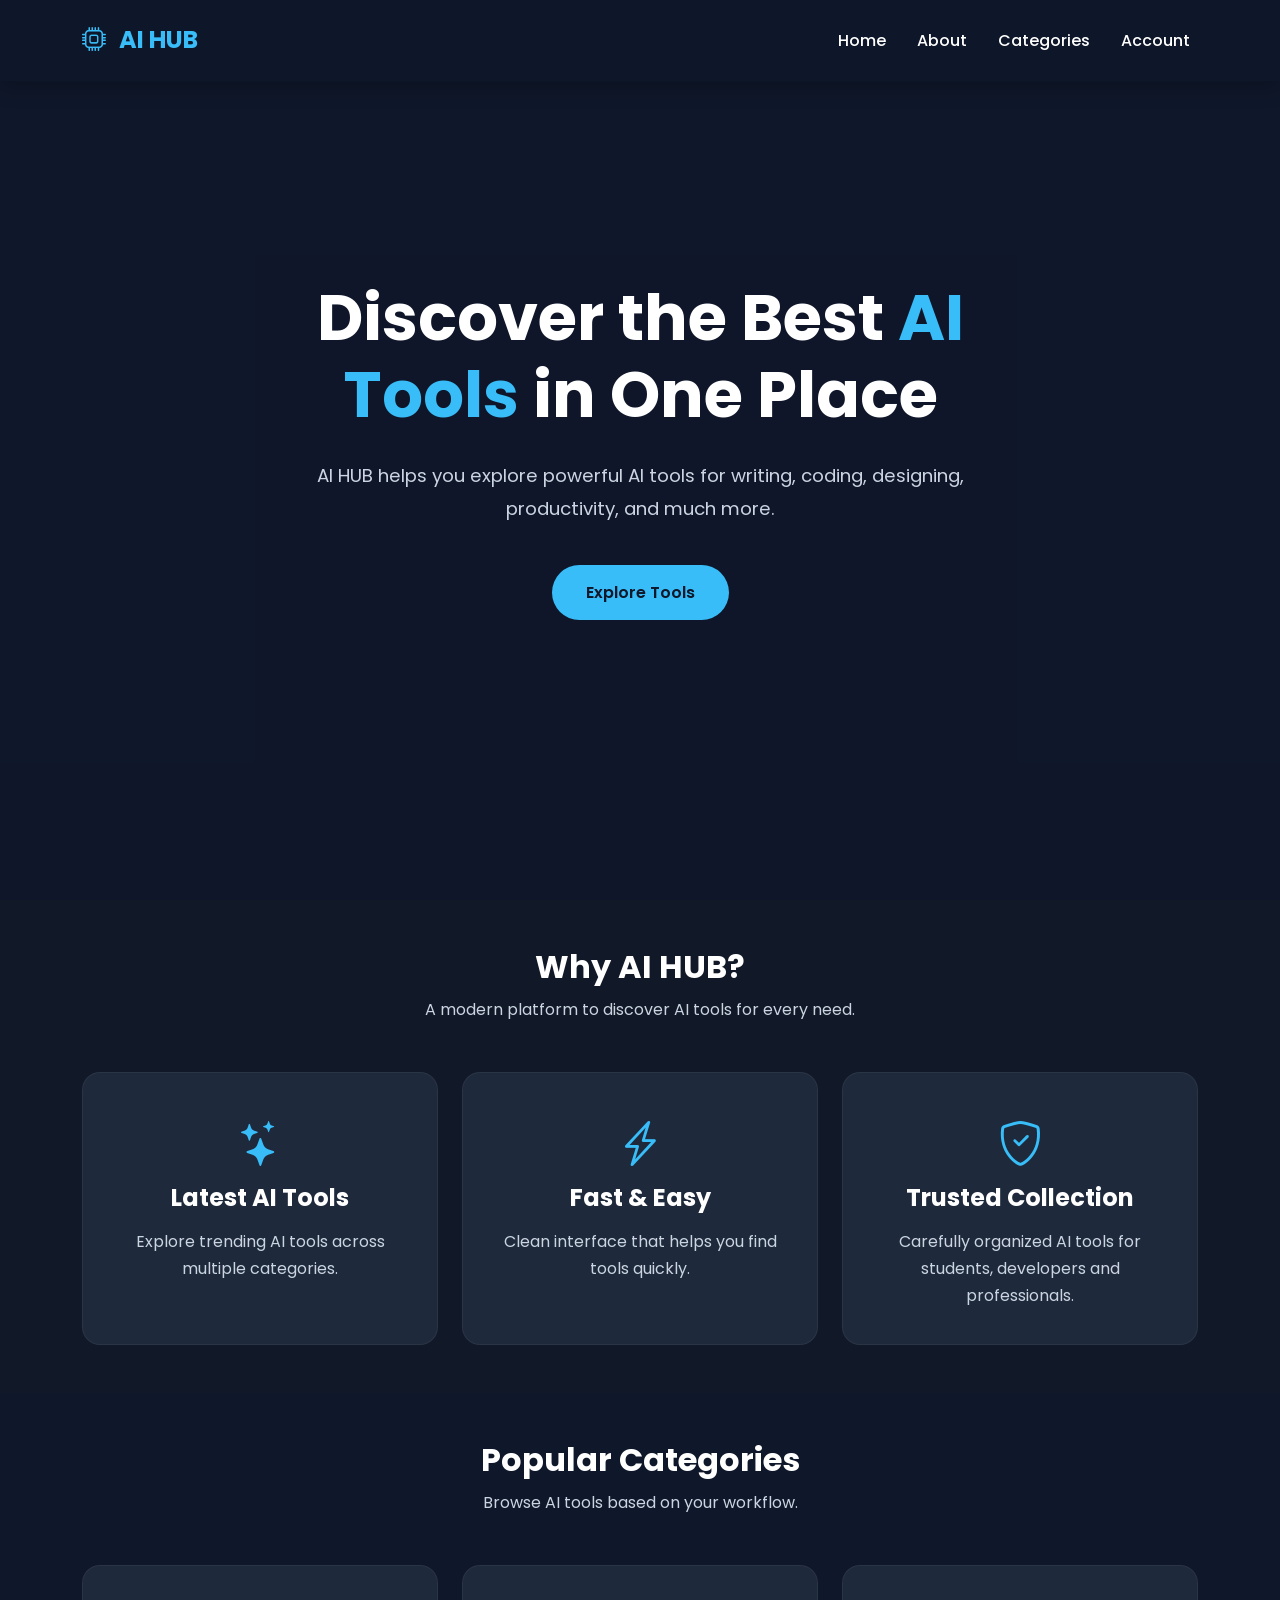
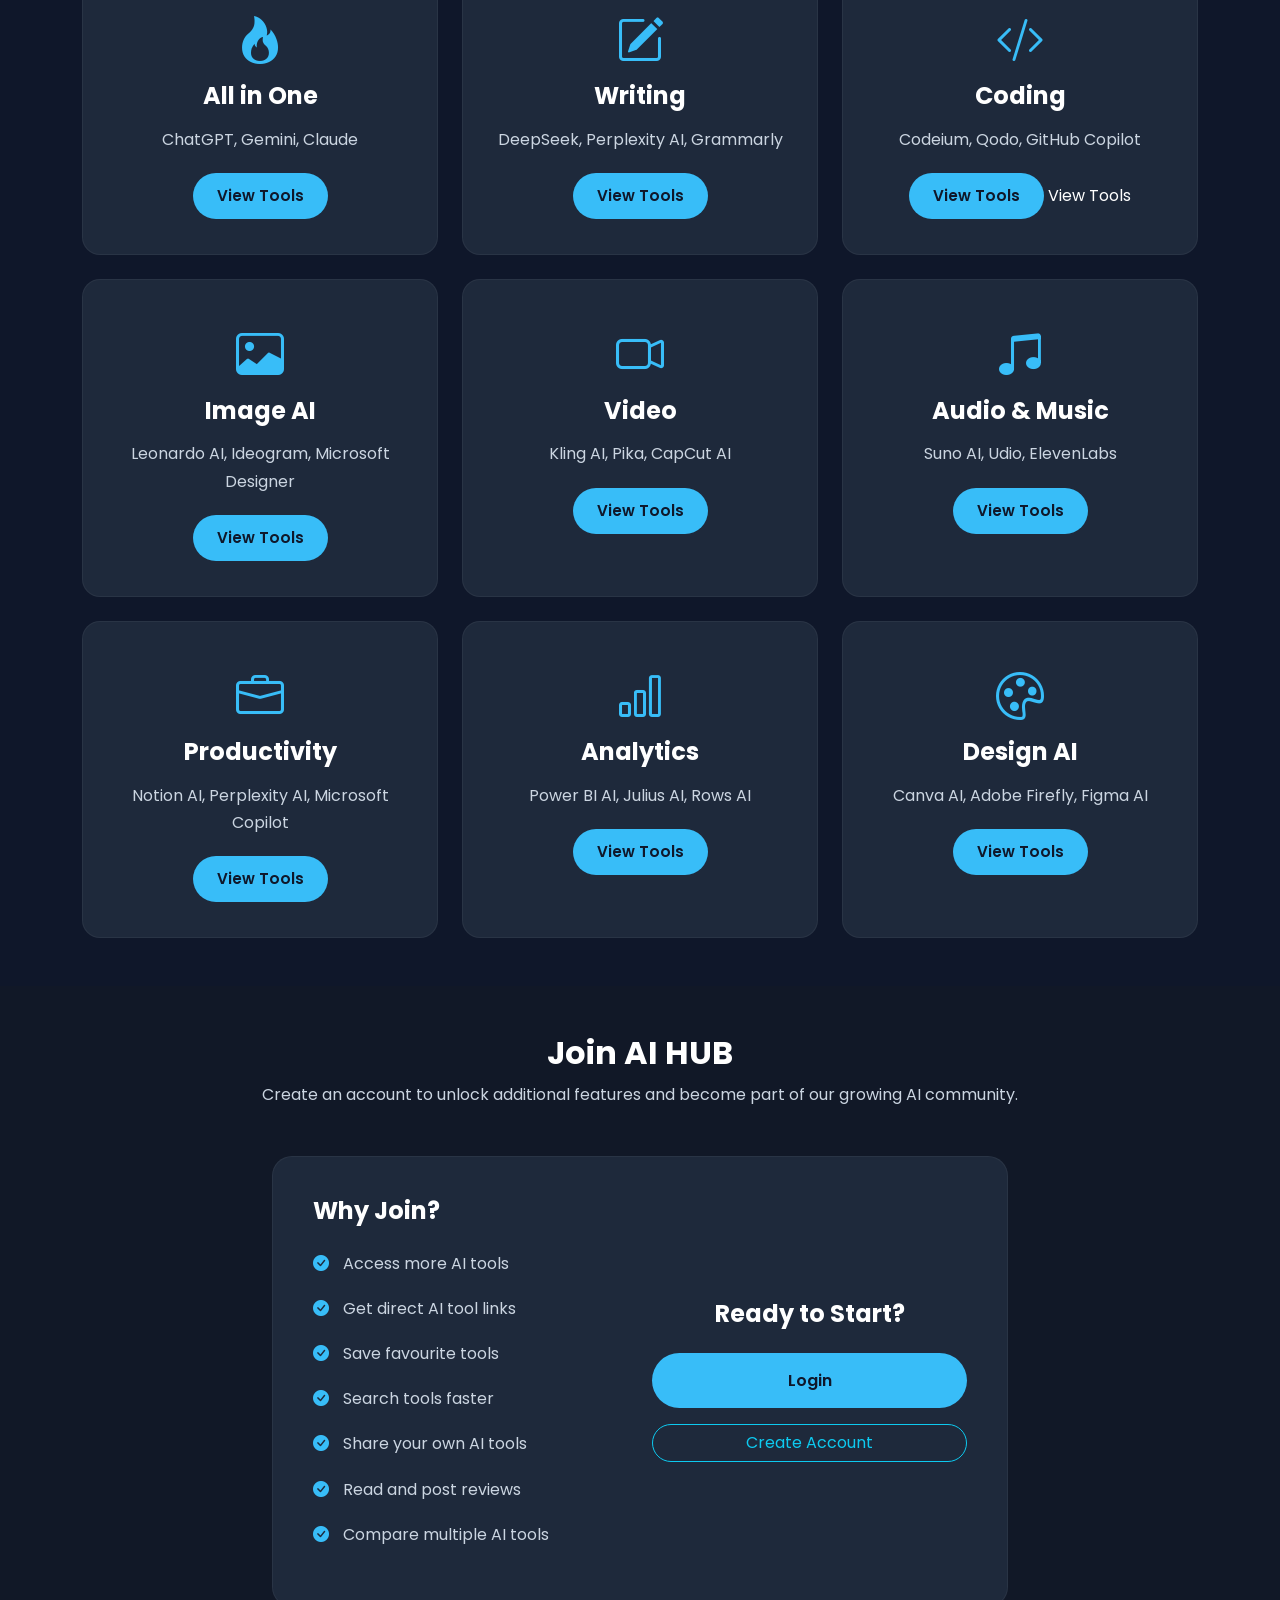
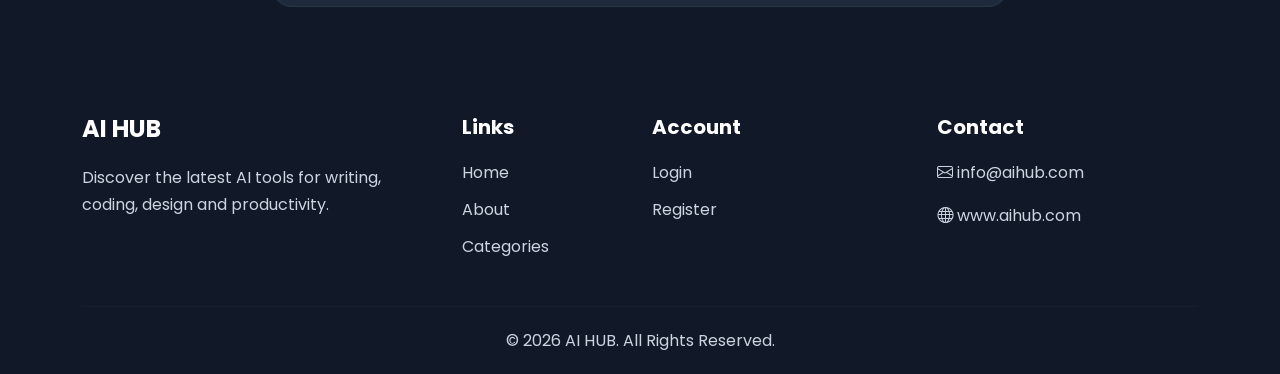
<file: index.html>
<!DOCTYPE html>
<html lang="en">

<head>
    <meta charset="UTF-8">
    <meta name="viewport" content="width=device-width, initial-scale=1">

    <title>AI HUB</title>

    <!-- Bootstrap -->
    <link href="https://cdn.jsdelivr.net/npm/bootstrap@5.3.3/dist/css/bootstrap.min.css" rel="stylesheet">

    <!-- Bootstrap Icons -->
    <link rel="stylesheet" href="https://cdn.jsdelivr.net/npm/bootstrap-icons@1.11.3/font/bootstrap-icons.min.css">

    <!-- CSS -->
    <link rel="stylesheet" href="style.css">
</head>

<body>

    <!--  NAVBAR  -->

    <nav class="navbar navbar-expand-lg navbar-dark fixed-top">

        <div class="container">

            <a class="navbar-brand fw-bold" href="#home">
                <i class="bi bi-cpu"></i> AI HUB
            </a>

            <button class="navbar-toggler" type="button" data-bs-toggle="collapse" data-bs-target="#navbarNav">

                <span class="navbar-toggler-icon"></span>

            </button>

            <div class="collapse navbar-collapse justify-content-end" id="navbarNav">

                <ul class="navbar-nav">

                    <li class="nav-item">
                        <a class="nav-link" href="#home">
                            Home
                        </a>
                    </li>

                    <li class="nav-item">
                        <a class="nav-link" href="#about">
                            About
                        </a>
                    </li>

                    <li class="nav-item">
                        <a class="nav-link" href="#categories">
                            Categories
                        </a>
                    </li>

                    <li class="nav-item">
                        <a class="nav-link" href="#account">
                            Account
                        </a>
                    </li>

                </ul>

            </div>

        </div>

    </nav>

    <!--  HERO  -->

    <section id="home" class="hero">

        <!-- Background Video -->
        <video autoplay muted loop playsinline class="hero-video">
            <source src="project video.mp4" type="video/mp4">
        </video>

        <!-- Dark Overlay -->
        <div class="hero-overlay"></div>

        <!-- Hero Content -->
        <div class="hero-content">
            <h1>
                Discover the Best <span>AI Tools</span> in One Place
            </h1>

            <p>
                AI HUB helps you explore powerful AI tools for writing,
                coding, designing, productivity, and much more.
            </p>

            <a href="#categories" class="btn-custom">
                Explore Tools
            </a>
        </div>

    </section>


    <!--  ABOUT  -->

    <section id="about" class="about py-5">

        <div class="container">

            <div class="text-center mb-5">

                <h2>Why AI HUB?</h2>

                <p>
                    A modern platform to discover AI tools for every need.
                </p>

            </div>

            <div class="row g-4">

                <div class="col-md-4">

                    <div class="feature-card">

                        <i class="bi bi-stars"></i>

                        <h4>Latest AI Tools</h4>

                        <p>
                            Explore trending AI tools across multiple categories.
                        </p>

                    </div>

                </div>

                <div class="col-md-4">

                    <div class="feature-card">

                        <i class="bi bi-lightning-charge"></i>

                        <h4>Fast & Easy</h4>

                        <p>
                            Clean interface that helps you find tools quickly.
                        </p>

                    </div>

                </div>

                <div class="col-md-4">

                    <div class="feature-card">

                        <i class="bi bi-shield-check"></i>

                        <h4>Trusted Collection</h4>

                        <p>
                            Carefully organized AI tools for students,
                            developers and professionals.
                        </p>

                    </div>

                </div>

            </div>

        </div>

    </section>

    <!--  CATEGORIES  -->

    <section id="categories" class="categories py-5">

        <div class="container">

            <div class="text-center mb-5">

                <h2>Popular Categories</h2>

                <p>
                    Browse AI tools based on your workflow.
                </p>

            </div>
            <div class="col-md-4">

            </div>

            <div class="row g-4">

                <div class="col-md-4">

                    <div class="tool-card">

                        <i class="bi bi-fire"></i>

                        <h4>All in One</h4>

                        <p>
                            ChatGPT, Gemini, Claude
                        </p>
                        <a href="categories.html#allinone" class="btn-custom">
                            View Tools
                        </a>


                    </div>

                </div>

                <div class="col-md-4">

                    <div class="tool-card">

                        <i class="bi bi-pencil-square"></i>

                        <h4>Writing</h4>

                        <p>
                            DeepSeek, Perplexity AI, Grammarly
                        </p>
                        <a href="categories.html#writing" class="btn-custom">
                            View Tools
                        </a>

                    </div>

                </div>

                <div class="col-md-4">

                    <div class="tool-card">

                        <i class="bi bi-code-slash"></i>

                        <h4>Coding</h4>

                        <p>
                            Codeium, Qodo, GitHub Copilot
                        </p>
                        <a href="categories.html#coding" class="btn-custom">
                            View Tools
                        </a>
                        View Tools
                        </a>

                    </div>

                </div>

                <div class="col-md-4">

                    <div class="tool-card">

                        <i class="bi bi-image"></i>

                        <h4>Image AI</h4>

                        <p>
                            Leonardo AI, Ideogram, Microsoft Designer
                        </p>
                        <a href="categories.html#image" class="btn-custom">
                            View Tools
                        </a>
                    </div>

                </div>

                <div class="col-md-4">

                    <div class="tool-card">

                        <i class="bi bi-camera-video"></i>

                        <h4>Video</h4>

                        <p>
                            Kling AI, Pika, CapCut AI
                        </p>
                        <a href="categories.html#video" class="btn-custom">
                            View Tools
                        </a>

                    </div>

                </div>

                <div class="col-md-4">

                    <div class="tool-card">

                        <i class="bi bi-music-note-beamed"></i>

                        <h4>Audio & Music</h4>

                        <p>
                            Suno AI, Udio, ElevenLabs
                        </p>
                        <a href="categories.html#audio" class="btn-custom">
                            View Tools
                        </a>
                    </div>

                </div>

                <div class="col-md-4">

                    <div class="tool-card">

                        <i class="bi bi-briefcase"></i>

                        <h4>Productivity</h4>

                        <p>
                            Notion AI, Perplexity AI, Microsoft Copilot
                        </p>
                        <a href="categories.html#productivity" class="btn-custom">
                            View Tools
                        </a>

                    </div>

                </div>

                <div class="col-md-4">

                    <div class="tool-card">

                        <i class="bi bi-bar-chart"></i>

                        <h4>Analytics</h4>

                        <p>
                            Power BI AI, Julius AI, Rows AI
                        </p>
                        <a href="categories.html#analytics" class="btn-custom">
                            View Tools
                        </a>
                    </div>

                </div>

                <div class="col-md-4">

                    <div class="tool-card">

                        <i class="bi bi-palette"></i>

                        <h4>Design AI</h4>

                        <p>
                            Canva AI, Adobe Firefly, Figma AI
                        </p>

                        <a href="categories.html#design" class="btn-custom">
                            View Tools
                        </a>

                    </div>

                </div>

            </div>

        </div>

    </section>

    <section id="account" class="account py-5">

        <div class="container">

            <div class="text-center mb-5">

                <h2>
                    Join AI HUB
                </h2>

                <p>
                    Create an account to unlock additional features and become part of our growing AI community.
                </p>

            </div>

            <div class="row justify-content-center">

                <div class="col-lg-8">

                    <div class="account-card">

                        <div class="row">

                            <div class="col-md-6">

                                <h4 class="mb-4">
                                    Why Join?
                                </h4>

                                <ul class="account-list">

                                    <li>
                                        <i class="bi bi-check-circle-fill"></i>
                                        Access more AI tools
                                    </li>

                                    <li>
                                        <i class="bi bi-check-circle-fill"></i>
                                        Get direct AI tool links
                                    </li>

                                    <li>
                                        <i class="bi bi-check-circle-fill"></i>
                                        Save favourite tools
                                    </li>

                                    <li>
                                        <i class="bi bi-check-circle-fill"></i>
                                        Search tools faster
                                    </li>

                                    <li>
                                        <i class="bi bi-check-circle-fill"></i>
                                        Share your own AI tools
                                    </li>

                                    <li>
                                        <i class="bi bi-check-circle-fill"></i>
                                        Read and post reviews
                                    </li>

                                    <li>
                                        <i class="bi bi-check-circle-fill"></i>
                                        Compare multiple AI tools
                                    </li>

                                </ul>

                            </div>

                            <div class="col-md-6 text-center d-flex flex-column justify-content-center">

                                <h4 class="mb-4">
                                    Ready to Start?
                                </h4>

                                <a href="login.html" class="btn-custom mb-3">

                                    Login

                                </a>

                                <a href="register.html" class="btn btn-outline-info rounded-pill">

                                    Create Account

                                </a>

                            </div>

                        </div>

                    </div>

                </div>

            </div>

        </div>

    </section>

    <!--  FOOTER  -->

    <footer>

        <div class="container">

            <div class="row gy-4">

                <div class="col-md-4">

                    <h4>AI HUB</h4>

                    <p>

                        Discover the latest AI tools for writing,
                        coding, design and productivity.

                    </p>

                </div>

                <div class="col-md-2">

                    <h5>Links</h5>

                    <a href="#home">Home</a><br>

                    <a href="#about">About</a><br>

                    <a href="#categories">Categories</a>

                </div>

                <div class="col-md-3">

                    <h5>Account</h5>

                    <a href="login.html">Login</a><br>

                    <a href="register.html">Register</a>

                </div>

                <div class="col-md-3">

                    <h5>Contact</h5>

                    <p>

                        <i class="bi bi-envelope"></i>
                        info@aihub.com

                    </p>

                    <p>

                        <i class="bi bi-globe"></i>
                        www.aihub.com

                    </p>

                </div>

            </div>

            <hr>

            <p class="text-center mb-0">

                © 2026 AI HUB. All Rights Reserved.

            </p>

        </div>

    </footer>

    <script src="https://cdn.jsdelivr.net/npm/bootstrap@5.3.3/dist/js/bootstrap.bundle.min.js"></script>

</body>

</html>
</file>
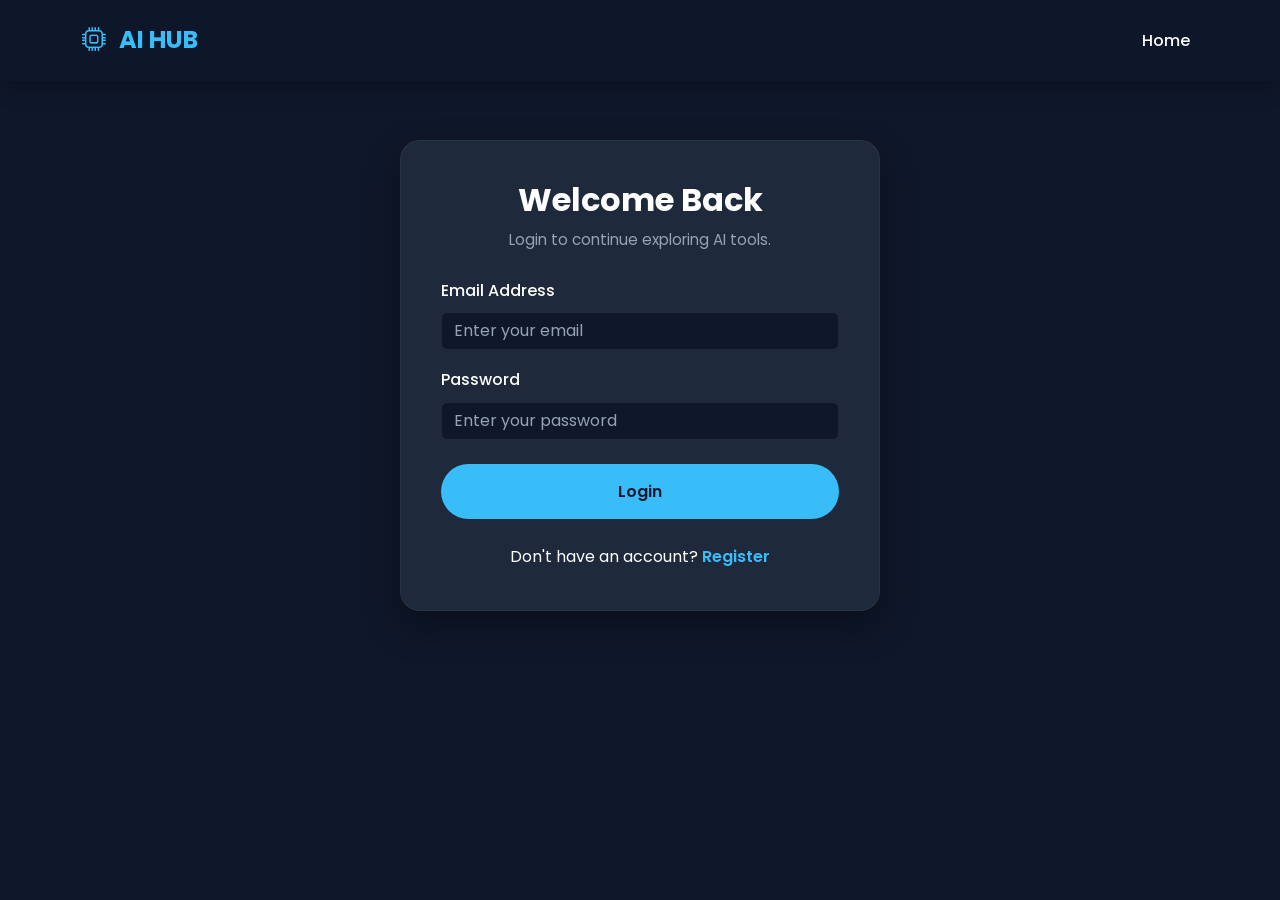
<file: login.html>
<!DOCTYPE html>
<html lang="en">

<head>

    <meta charset="UTF-8">
    <meta name="viewport" content="width=device-width, initial-scale=1">

    <title>Login | AI HUB</title>

    <!-- Bootstrap -->
    <link href="https://cdn.jsdelivr.net/npm/bootstrap@5.3.3/dist/css/bootstrap.min.css" rel="stylesheet">

    <!-- Bootstrap Icons -->
    <link rel="stylesheet"
        href="https://cdn.jsdelivr.net/npm/bootstrap-icons@1.11.3/font/bootstrap-icons.min.css">

    <!-- CSS -->
    <link rel="stylesheet" href="style.css">

</head>

<body>

    <!-- ================= NAVBAR ================= -->

    <nav class="navbar navbar-expand-lg navbar-dark fixed-top">

        <div class="container">

            <a class="navbar-brand" href="index.html">

                <i class="bi bi-cpu"></i> AI HUB

            </a>

            <button class="navbar-toggler"
                type="button"
                data-bs-toggle="collapse"
                data-bs-target="#navbarNav">

                <span class="navbar-toggler-icon"></span>

            </button>

            <div class="collapse navbar-collapse justify-content-end"
                id="navbarNav">

                <ul class="navbar-nav">

                    <li class="nav-item">

                        <a class="nav-link" href="index.html">

                            Home

                        </a>

                    </li>

                </ul>

            </div>

        </div>

    </nav>

    <!-- ================= LOGIN FORM ================= -->

    <div class="container">

        <div class="form-container">

            <h2 class="text-center mb-2">

                Welcome Back

            </h2>

            <p class="text-center form-subtitle mb-4">

                Login to continue exploring AI tools.

            </p>

            <form>

                <div class="mb-3">

                    <label class="form-label">

                        Email Address

                    </label>

                    <input
                        type="email"
                        class="form-control"
                        placeholder="Enter your email">

                </div>

                <div class="mb-4">

                    <label class="form-label">

                        Password

                    </label>

                    <input
                        type="password"
                        class="form-control"
                        placeholder="Enter your password">

                </div>

                <button
                    type="submit"
                    class="btn-custom w-100">

                    Login

                </button>

            </form>

            <div class="text-center mt-4">

                Don't have an account?

                <a href="register.html" class="login-link">

                    Register

                </a>

            </div>

        </div>

    </div>

    <script src="https://cdn.jsdelivr.net/npm/bootstrap@5.3.3/dist/js/bootstrap.bundle.min.js"></script>

</body>

</html>
</file>
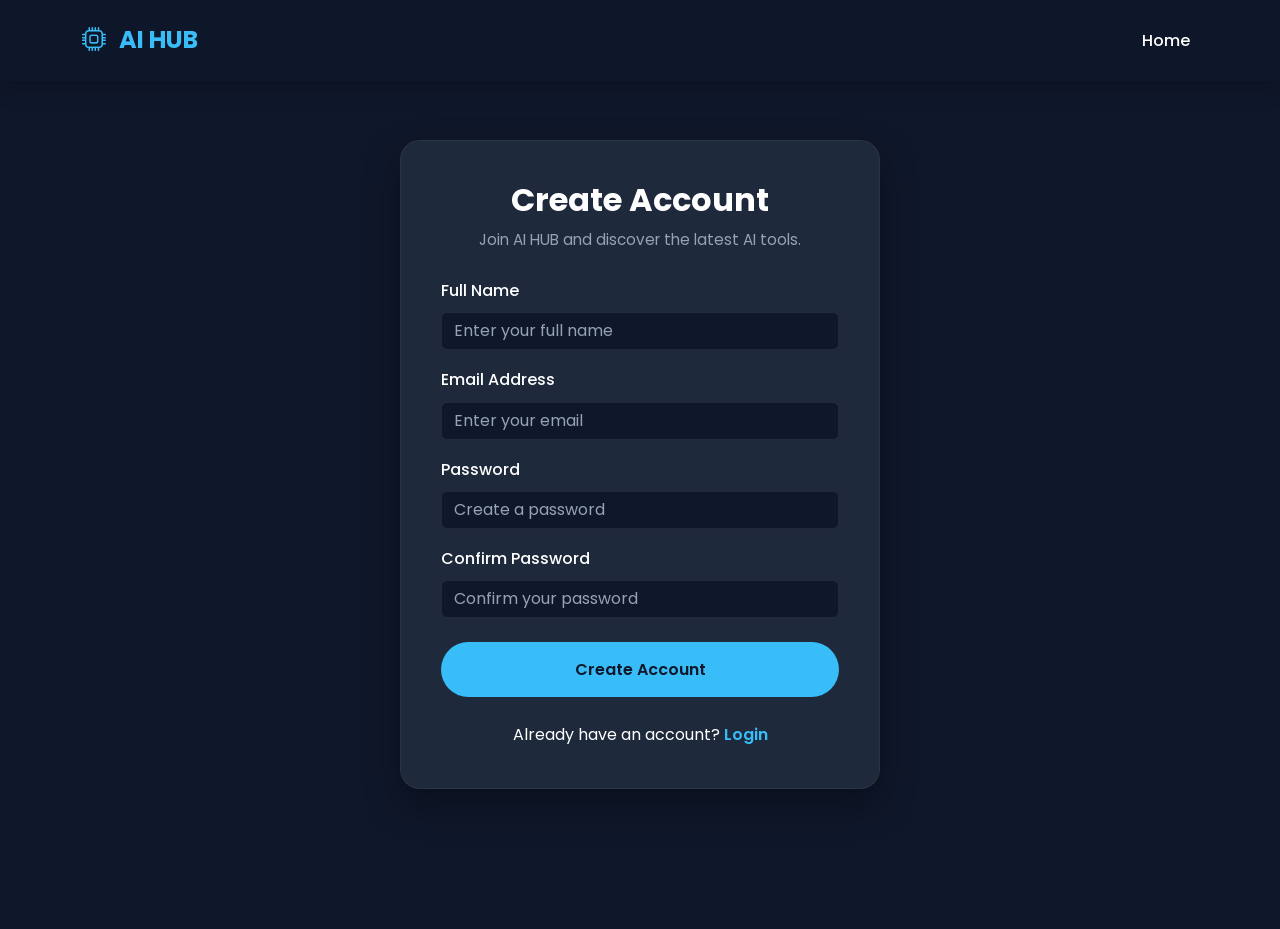
<file: register.html>
<!DOCTYPE html>
<html lang="en">

<head>

    <meta charset="UTF-8">
    <meta name="viewport" content="width=device-width, initial-scale=1">

    <title>Register | AI HUB</title>

    <!-- Bootstrap -->
    <link href="https://cdn.jsdelivr.net/npm/bootstrap@5.3.3/dist/css/bootstrap.min.css" rel="stylesheet">

    <!-- Bootstrap Icons -->
    <link rel="stylesheet"
        href="https://cdn.jsdelivr.net/npm/bootstrap-icons@1.11.3/font/bootstrap-icons.min.css">

    <!-- CSS -->
    <link rel="stylesheet" href="style.css">

</head>

<body>

    <!-- Navbar -->

    <nav class="navbar navbar-expand-lg navbar-dark fixed-top">

        <div class="container">

            <a class="navbar-brand" href="index.html">

                <i class="bi bi-cpu"></i> AI HUB

            </a>

            <button class="navbar-toggler"
                type="button"
                data-bs-toggle="collapse"
                data-bs-target="#navbarNav">

                <span class="navbar-toggler-icon"></span>

            </button>

            <div class="collapse navbar-collapse justify-content-end"
                id="navbarNav">

                <ul class="navbar-nav">

                    <li class="nav-item">

                        <a class="nav-link" href="index.html">

                            Home

                        </a>

                    </li>

                </ul>

            </div>

        </div>

    </nav>

    <!-- Register Form -->

    <div class="container">

        <div class="form-container">

            <h2 class="text-center mb-2">

                Create Account

            </h2>

            <p class="text-center form-subtitle mb-4">

                Join AI HUB and discover the latest AI tools.

            </p>

            <form>

                <div class="mb-3">

                    <label class="form-label">

                        Full Name

                    </label>

                    <input type="text"
                        class="form-control"
                        placeholder="Enter your full name">

                </div>

                <div class="mb-3">

                    <label class="form-label">

                        Email Address

                    </label>

                    <input type="email"
                        class="form-control"
                        placeholder="Enter your email">

                </div>

                <div class="mb-3">

                    <label class="form-label">

                        Password

                    </label>

                    <input type="password"
                        class="form-control"
                        placeholder="Create a password">

                </div>

                <div class="mb-4">

                    <label class="form-label">

                        Confirm Password

                    </label>

                    <input type="password"
                        class="form-control"
                        placeholder="Confirm your password">

                </div>

                <button class="btn-custom w-100">

                    Create Account

                </button>

            </form>

            <div class="text-center mt-4">

                Already have an account?

                <a href="login.html" class="login-link">

                    Login

                </a>

            </div>

        </div>

    </div>

    <script src="https://cdn.jsdelivr.net/npm/bootstrap@5.3.3/dist/js/bootstrap.bundle.min.js"></script>

</body>

</html>
</file>
<file: style.css>
/* =========================
   GOOGLE FONT
========================= */
@import url('https://fonts.googleapis.com/css2?family=Poppins:wght@300;400;500;600;700;800&display=swap');

/* =========================
   GLOBAL
========================= */

*{
    margin:0;
    padding:0;
    box-sizing:border-box;
}
html{
    scroll-behavior: smooth;
    scroll-padding-top: 70px;
}


body{
    font-family:'Poppins',sans-serif;
    background:#0f172a;
    color:#ffffff;
    line-height:1.7;
}

section{
    padding:90px 0;
}

a{
    text-decoration:none;
}

h1,h2,h3,h4,h5{
    font-weight:700;
}

p{
    color:#cbd5e1;
}

/* =========================
   NAVBAR
========================= */

.navbar{
    background:rgba(15,23,42,.95);
    backdrop-filter:blur(10px);
    box-shadow:0 5px 20px rgba(0,0,0,.25);
    padding:15px 0;
}

.navbar-brand{
    font-size:1.5rem;
    font-weight:700;
    color:#38bdf8 !important;
}

.navbar-brand i{
    margin-right:8px;
}

.nav-link{
    color:#ffffff !important;
    margin-left:15px;
    font-weight:500;
    transition:.3s;
}

.nav-link:hover,
.nav-link.active{
    color:#38bdf8 !important;
}

/* =========================
   HERO
========================= */

.hero{
    position:relative;
    display:flex;
    justify-content:center;
    align-items:center;
    min-height:100vh;
    text-align:center;
    overflow:hidden;
}
.hero-video{
    position:absolute;
    top:0;
    left:0;
    width:100%;
    height:100%;
    object-fit:cover;
    z-index:1;
}

.hero-overlay{
    position:absolute;
    top:0;
    left:0;
    width:100%;
    height:100%;
    background:rgba(15,23,42,.55);
    z-index:2;
}

.hero-content{
    position:relative;
    z-index:3;
    max-width:760px;
    padding:20px;
}

.hero h1{
    font-size:4rem;
    font-weight:700;
    line-height:1.2;
    margin-bottom:25px;
}

.hero h1 span{
    color:#38bdf8;
}

.hero p{
    font-size:1.15rem;
    color:#cbd5e1;
    margin-bottom:40px;
    line-height:1.8;
}

/* =========================
   BUTTON
========================= */

.btn-custom{
    display:inline-block;
    background:#38bdf8;
    color:#0f172a;
    padding:14px 34px;
    border:none;
    border-radius:50px;
    font-weight:600;
    transition:all .3s ease;
    cursor:pointer;
}


.btn-custom:hover{
    background:#0ea5e9;
    color:#ffffff;
    transform:translateY(-5px);
    box-shadow:0 15px 30px rgba(56,189,248,.35);
}

/* =========================
   ABOUT
========================= */

.about{
    background:#111827;
}

.about h2{
    margin-bottom:10px;
}

.feature-card{
    background:#1e293b;
    padding:35px 25px;
    border-radius:18px;
    text-align:center;
    height:100%;
    border:1px solid rgba(255,255,255,.05);
    transition:.35s;
}

.feature-card:hover{
    transform:translateY(-8px);
    box-shadow:0 15px 30px rgba(0,0,0,.35);
}

.feature-card i{
    font-size:2.8rem;
    color:#38bdf8;
    margin-bottom:20px;
}

.feature-card h4{
    margin-bottom:15px;
}

.feature-card p{
    margin-bottom:0;
}

/* =========================
   CATEGORIES
========================= */

.categories{
    background:#0f172a;
}

.categories h2{
    margin-bottom:10px;
}

.tool-card{
    background:#1e293b;
    padding:35px 25px;
    border-radius:18px;
    text-align:center;
    height:100%;
    border:1px solid rgba(255,255,255,.05);
    transition:.35s;
}

.tool-card:hover{
    transform:translateY(-8px);
    box-shadow:0 15px 30px rgba(0,0,0,.35);
}

.tool-card i{
    font-size:3rem;
    color:#38bdf8;
    margin-bottom:18px;
}

.tool-card h4{
    margin-bottom:15px;
}

.tool-card p{
    margin-bottom:0;
}
.tool-card .btn-custom{
    margin-top:20px;
    display:inline-block;
    padding:10px 24px;
    font-size:.95rem;
}

/* =========================
   ACCOUNT
========================= */

.account{
    background:#111827;
}

.account-card{

    background:#1e293b;

    border-radius:20px;

    padding:40px;

    border:1px solid rgba(255,255,255,.05);

    transition:.3s;

}

.account-card:hover{

    transform:translateY(-5px);

    box-shadow:0 15px 30px rgba(0,0,0,.3);

}

.account-list{

    list-style:none;

    padding:0;

}

.account-list li{

    margin-bottom:18px;

    color:#cbd5e1;

    font-size:1rem;

}

.account-list i{

    color:#38bdf8;

    margin-right:10px;

}
/* =========================
   FOOTER
========================= */

footer{
    background:#111827;
    padding:60px 0 20px;
}

footer h4,
footer h5{
    margin-bottom:20px;
}

footer p{
    color:#cbd5e1;
}

footer a{
    display:inline-block;
    color:#cbd5e1;
    margin-bottom:10px;
    transition:.3s;
}

footer a:hover{
    color:#38bdf8;
    padding-left:5px;
}

footer hr{
    border-color:rgba(255,255,255,.1);
    margin:35px 0 20px;
}
/* =========================
   LOGIN & REGISTER
========================= */

.form-container h2{
    font-weight:700;
    color:#ffffff;
}

.form-subtitle{
    color:#94a3b8;
    font-size:.95rem;
    margin-bottom:25px;
}

.form-label{
    color:#ffffff;
    font-weight:500;
    margin-bottom:8px;
}

.login-link{
    color:#38bdf8;
    font-weight:600;
    transition:.3s;
}

.login-link:hover{
    color:#0ea5e9;
}


.btn-custom:focus{
    outline:none;
    box-shadow:0 0 0 3px rgba(56,189,248,.25);
}

/* =========================
   FORMS
========================= */

.form-container{
    max-width:480px;
    margin:140px auto;
    padding:40px;
    background:#1e293b;
    border-radius:20px;
    border:1px solid rgba(255,255,255,.05);
    box-shadow:0 15px 35px rgba(0,0,0,.35);
}

.form-control{
    background:#0f172a;
    border:1px solid rgba(255,255,255,.08);
    color:#ffffff;
}

.form-control:focus{
    background:#0f172a;
    color:#ffffff;
    border-color:#38bdf8;
    box-shadow:none;
}

.form-control::placeholder{
    color:#94a3b8;
}

/* =========================
   SCROLLBAR
========================= */

::-webkit-scrollbar{
    width:10px;
}

::-webkit-scrollbar-track{
    background:#111827;
}

::-webkit-scrollbar-thumb{
    background:#38bdf8;
    border-radius:20px;
}

/* =========================
   RESPONSIVE
========================= */

@media(max-width:992px){

    .hero{
        padding-top:140px;
        padding-bottom:80px;
    }

    .hero h1{
        font-size:3rem;
    }

    .hero p{
        font-size:1.05rem;
    }

    .nav-link{
        margin-left:0;
        padding:12px 0;
        text-align:right; 
    }

}

@media(max-width:768px){

    section{
        padding:70px 0;
    }

    .hero h1{
        font-size:2.5rem;
    }

}

@media(max-width:576px){

    .hero{
        padding:120px 20px 70px;
    }

    .hero h1{
        font-size:2rem;
    }

    .hero p{
        font-size:1rem;
    }

    .btn-custom{
        padding:12px 28px;
    }

    .feature-card,
    .tool-card{
        padding:30px 20px;
    }

}
::selection{
    background:#38bdf8;
    color:#0f172a;
}
</file>
